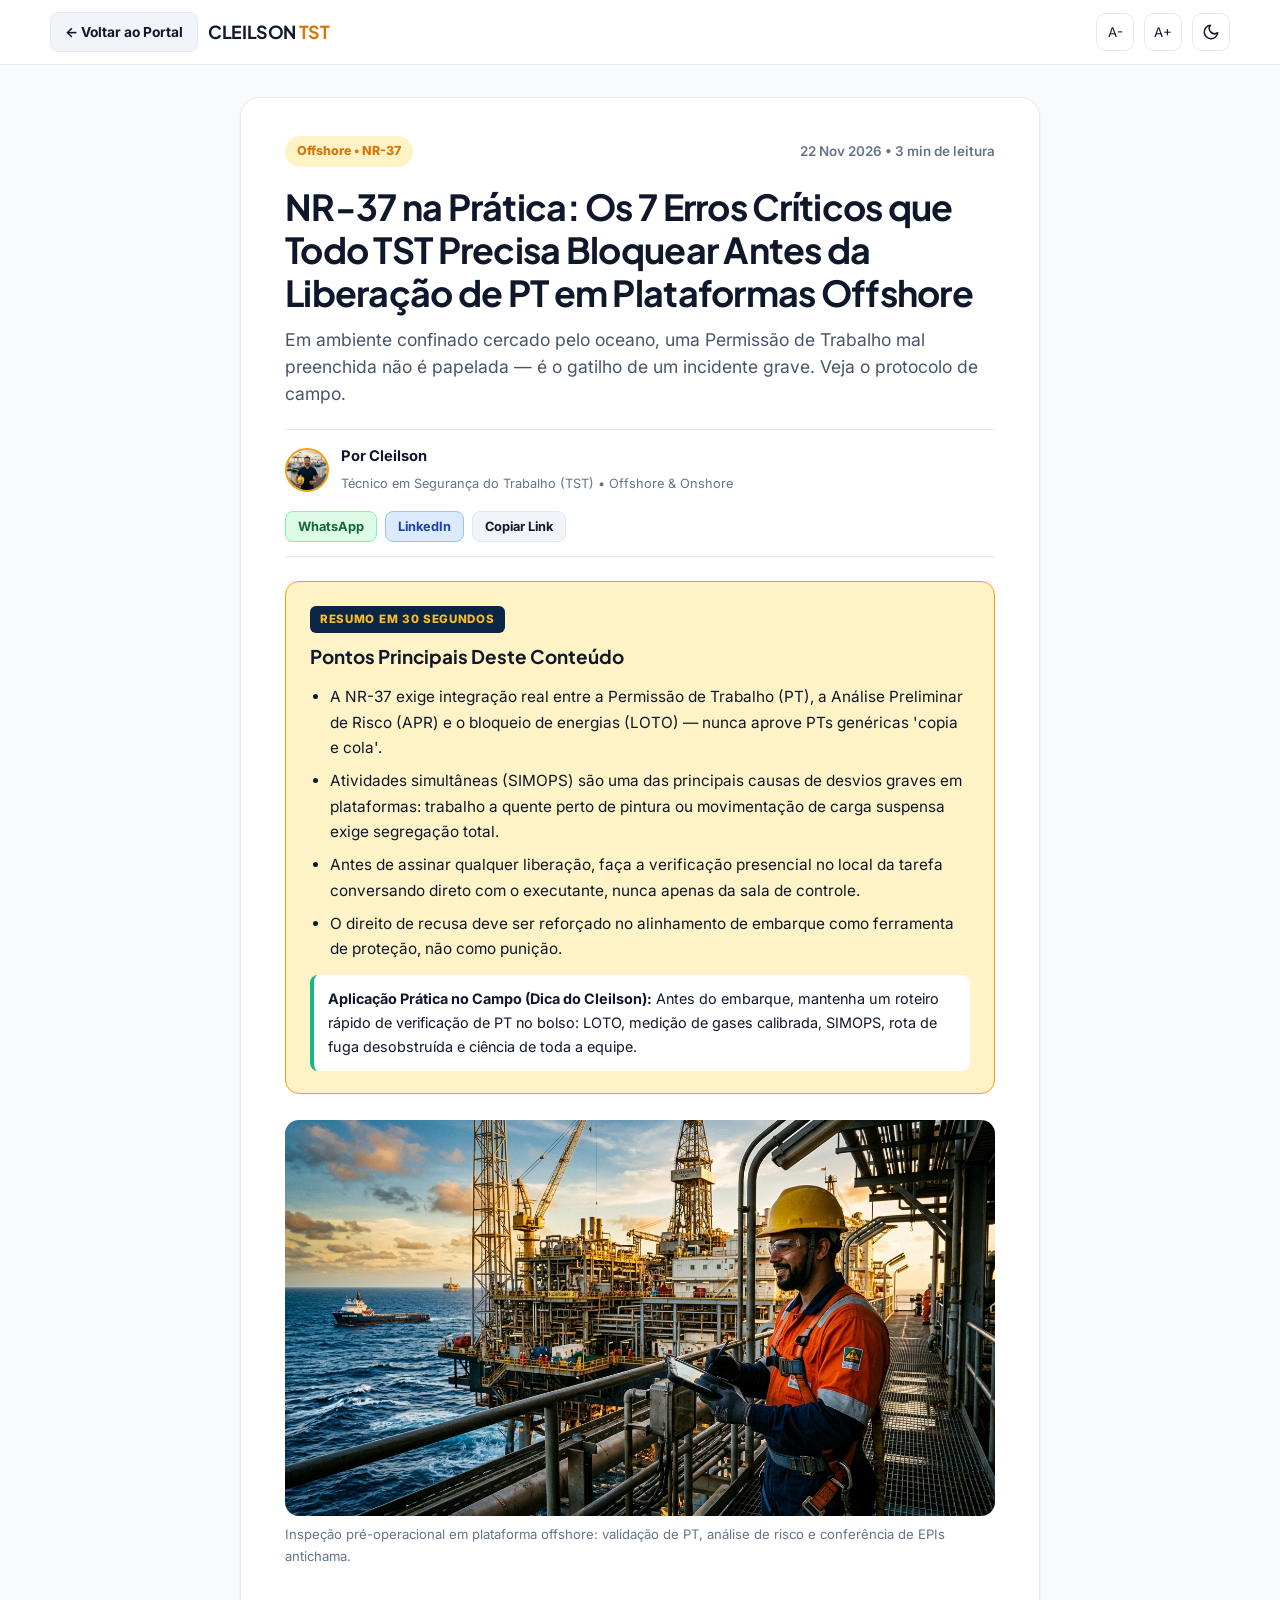
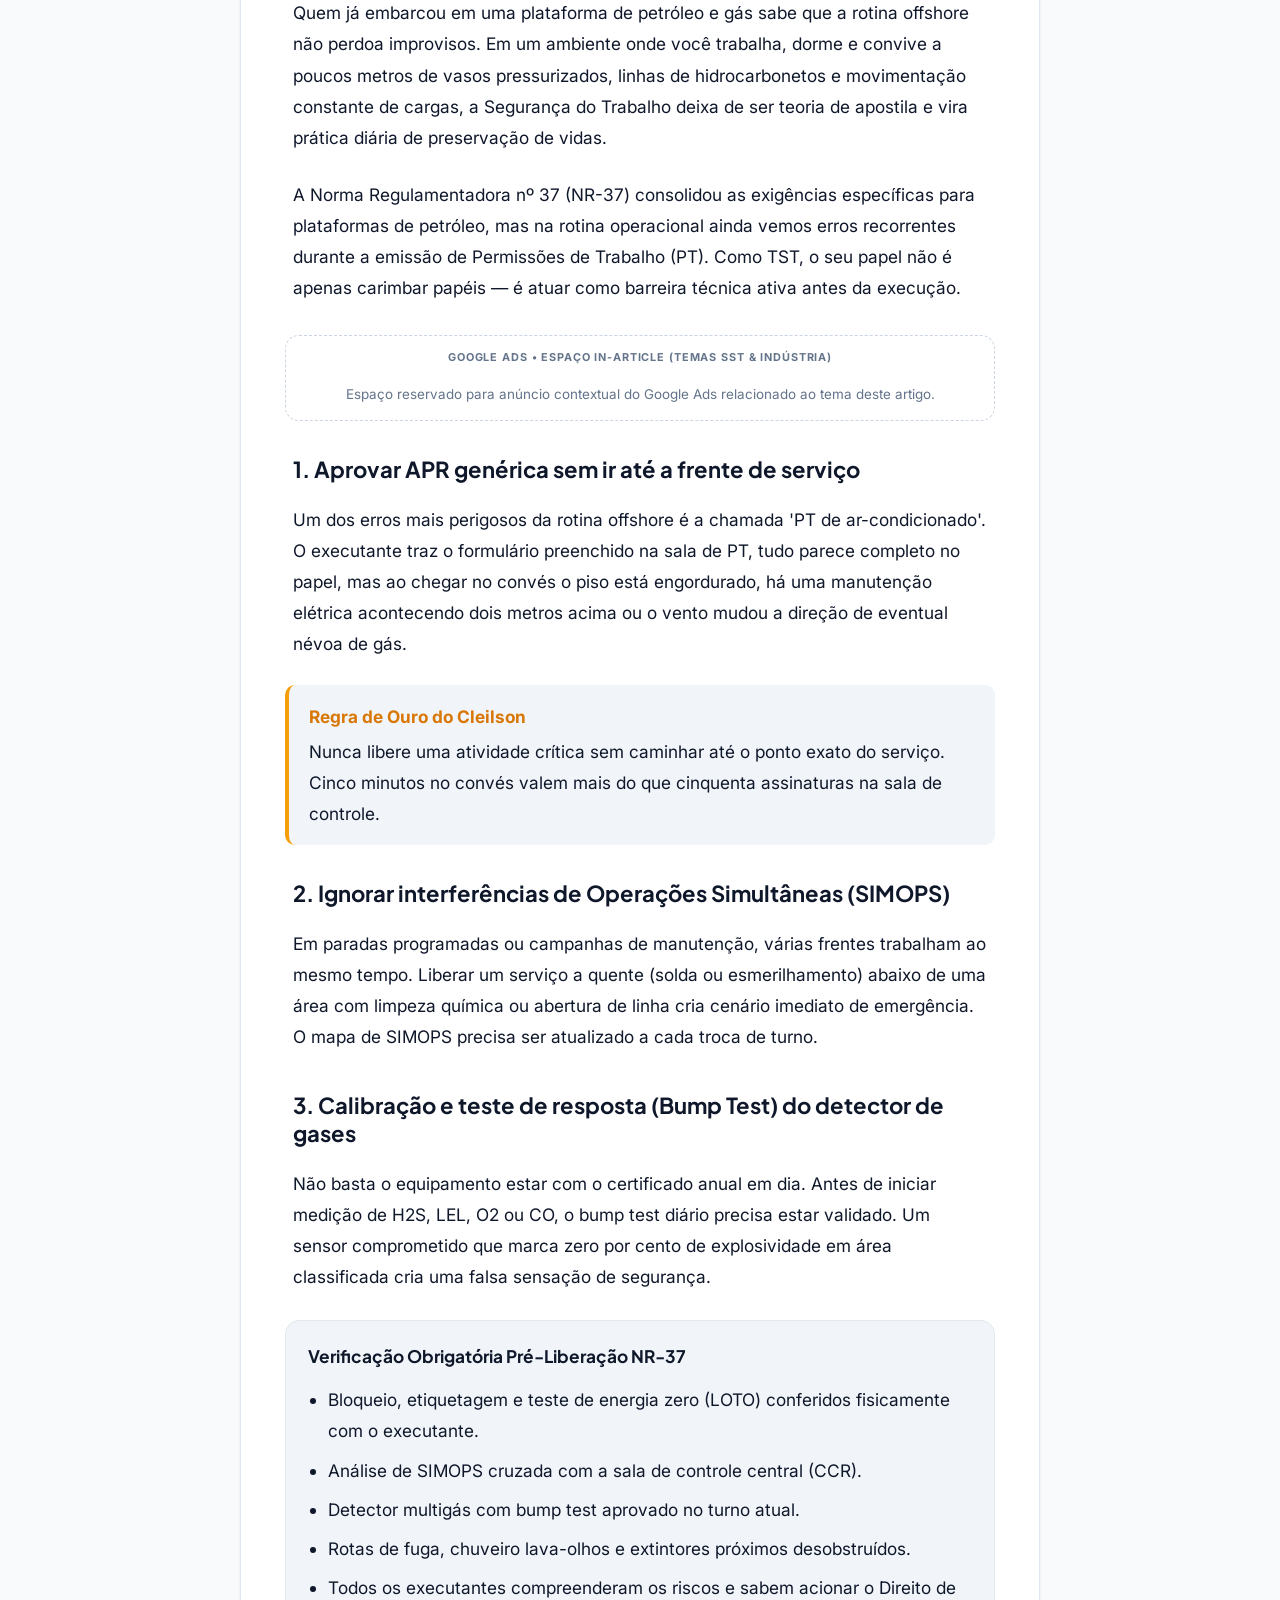
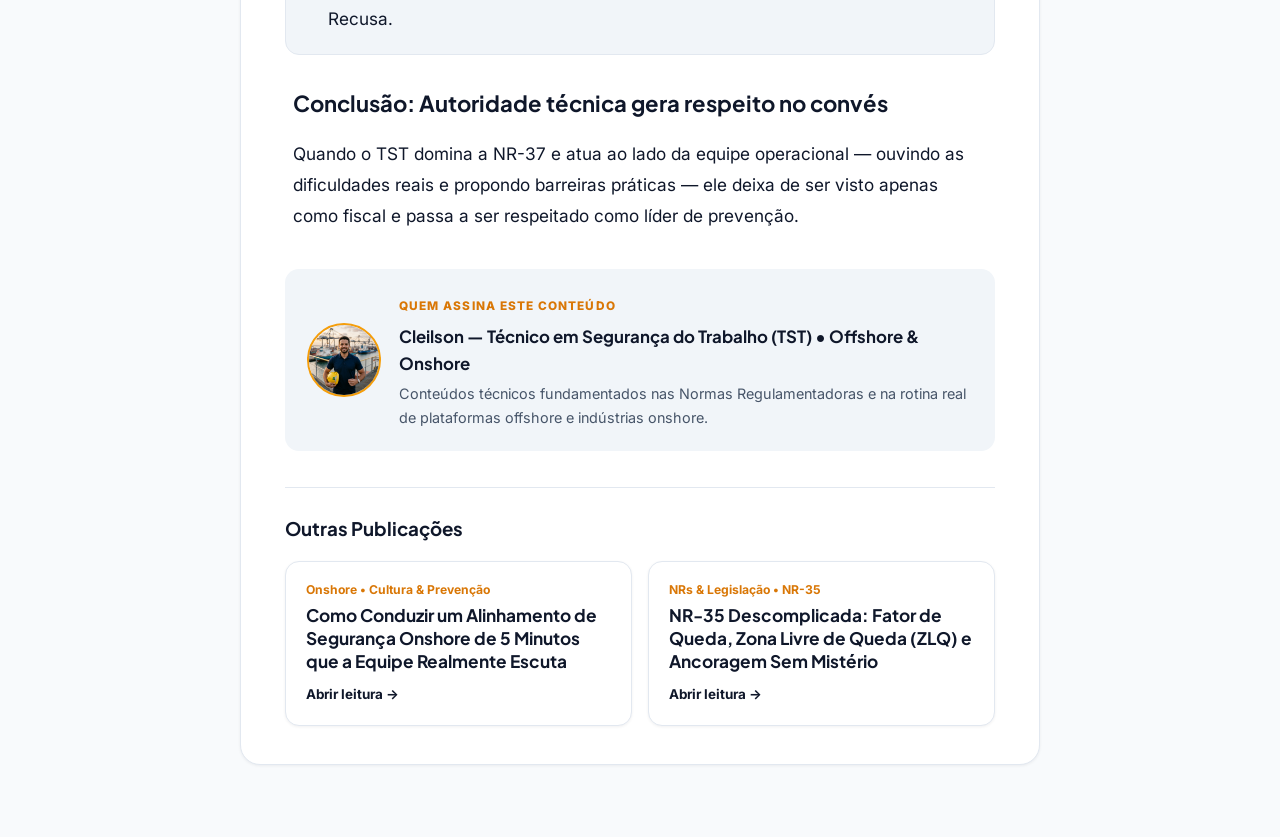
<file: artigo.html>
<!DOCTYPE html>
<html lang="pt-BR" data-theme="light">
<head>
  <meta charset="UTF-8" />
  <meta name="viewport" content="width=device-width, initial-scale=1.0" />
  <title>Leitura | Cleilson TST</title>
  <meta name="description" content="Leitura focada de Segurança do Trabalho (Offshore & Onshore) por Cleilson TST." />
  <link rel="preconnect" href="https://fonts.googleapis.com" />
  <link rel="preconnect" href="https://fonts.gstatic.com" crossorigin />
  <link href="https://fonts.googleapis.com/css2?family=Inter:wght@400;500;600;700&family=Plus+Jakarta+Sans:wght@600;700;800&display=swap" rel="stylesheet" />
  <link rel="stylesheet" href="styles/main.css" />
</head>
<body class="reader-standalone-body">
  <!-- Barra de Progresso de Leitura -->
  <div id="reading-progress" class="reading-progress" aria-hidden="true"></div>

  <!-- Cabeçalho Minimalista (Sem poluição visual) -->
  <header class="reader-header">
    <div class="container reader-header-inner">
      <div class="reader-left">
        <a href="index.html" class="back-btn">← Voltar ao Portal</a>
        <a href="index.html" class="brand brand-compact" aria-label="Cleilson TST">
          <span class="brand-text">
            <strong>CLEILSON <span class="brand-accent">TST</span></strong>
          </span>
        </a>
      </div>

      <div class="reader-tools">
        <div class="font-size-controls" aria-label="Ajustar tamanho da letra">
          <button type="button" id="font-dec" class="icon-btn" title="Diminuir letra">A-</button>
          <button type="button" id="font-inc" class="icon-btn" title="Aumentar letra">A+</button>
        </div>
        <button type="button" id="theme-toggle" class="icon-btn" title="Alternar modo claro/escuro" aria-label="Alternar tema">
          <svg class="icon-sun" width="18" height="18" viewBox="0 0 24 24" fill="none">
            <circle cx="12" cy="12" r="4" stroke="currentColor" stroke-width="2"/>
            <path d="M12 2V4M12 20V22M4.93 4.93L6.34 6.34M17.66 17.66L19.07 19.07M2 12H4M20 12H22M4.93 19.07L6.34 17.66M17.66 6.34L19.07 4.93" stroke="currentColor" stroke-width="2" stroke-linecap="round"/>
          </svg>
          <svg class="icon-moon" width="18" height="18" viewBox="0 0 24 24" fill="none">
            <path d="M21 12.8A9 9 0 1 1 11.2 3 7 7 0 0 0 21 12.8Z" stroke="currentColor" stroke-width="2" stroke-linejoin="round"/>
          </svg>
        </button>
      </div>
    </div>
  </header>

  <!-- Conteúdo Focado de Leitura (Coluna Única Limpa) -->
  <main class="reader-main">
    <div class="reader-container">
      <article id="standalone-article" class="article-main reader-card">
        <div class="article-topbar">
          <span id="art-category-badge" class="badge-cat"></span>
          <span id="art-date-read" class="reader-meta-pill"></span>
        </div>

        <h1 id="art-title" class="article-title"></h1>
        <p id="art-subtitle" class="article-subtitle"></p>

        <div class="article-meta-bar">
          <div class="art-author-inline">
            <img id="art-author-avatar-top" src="assets/images/author-cleilson.jpg" alt="Cleilson" />
            <div>
              <strong id="art-author-name-top">Por Cleilson</strong>
              <span id="art-author-role-top">Técnico em Segurança do Trabalho (TST) • Offshore &amp; Onshore</span>
            </div>
          </div>
          <div class="share-actions">
            <button type="button" id="share-whatsapp" class="share-btn share-wa">WhatsApp</button>
            <button type="button" id="share-linkedin" class="share-btn share-li">LinkedIn</button>
            <button type="button" id="share-copy" class="share-btn">Copiar Link</button>
          </div>
        </div>

        <!-- Caixa de Resumo em 30 Segundos -->
        <section class="summary-box" id="article-summary-box" aria-label="Resumo executivo do texto">
          <div class="summary-title">
            <span class="summary-pill">RESUMO EM 30 SEGUNDOS</span>
            <h2>Pontos Principais Deste Conteúdo</h2>
          </div>
          <ul id="art-summary-list" class="summary-list"></ul>
          <div id="art-practical-tip" class="practical-tip-box"></div>
        </section>

        <!-- Imagem Principal -->
        <figure class="article-hero-figure">
          <img id="art-image" src="" alt="" />
          <figcaption id="art-image-caption"></figcaption>
        </figure>

        <!-- Corpo Limpo do Artigo -->
        <div id="art-body" class="article-body"></div>

        <!-- Assinatura do Autor -->
        <div class="article-author-box">
          <img id="art-author-avatar-bottom" src="assets/images/author-cleilson.jpg" alt="Cleilson TST" />
          <div>
            <span class="eyebrow">QUEM ASSINA ESTE CONTEÚDO</span>
            <h3 id="art-author-name-bottom">Cleilson — Técnico em Segurança do Trabalho (TST)</h3>
            <p id="art-author-bio-bottom">Conteúdo técnico independente focado em prevenção prática em ambientes Offshore e Onshore.</p>
          </div>
        </div>

        <!-- Relacionados -->
        <section class="related-section">
          <h3>Outras Publicações</h3>
          <div id="related-grid" class="related-grid"></div>
        </section>
      </article>

      <div id="article-not-found" class="article-main reader-card" hidden style="text-align:center; padding:48px 24px;">
        <h2>Publicação não encontrada</h2>
        <p style="color:var(--text-secondary)">O texto solicitado pode ter sido removido ou movido.</p>
        <a href="index.html" class="btn btn-primary" style="margin-top:12px">Voltar para o Portal</a>
      </div>
    </div>
  </main>

  <div id="toast" class="toast" role="status" aria-live="polite" hidden></div>

  <script type="module" src="scripts/article.js"></script>
</body>
</html>
</file>
<file: styles/main.css>
/* ==========================================================================
   CLEILSON TST — Design System Editorial de Alta Conversão
   Segurança do Trabalho • Offshore & Onshore
   ========================================================================== */

:root {
  --bg: #f8fafc;
  --surface: #ffffff;
  --surface-alt: #f1f5f9;
  --border: #e2e8f0;
  --border-strong: #cbd5e1;

  --navy: #0b2545;
  --navy-light: #133c55;
  --amber: #f59e0b;
  --amber-dark: #d97706;
  --amber-soft: #fef3c7;
  --emerald: #10b981;
  --emerald-soft: #d1fae5;

  --text: #0f172a;
  --text-secondary: #475569;
  --text-muted: #64748b;

  --radius-sm: 8px;
  --radius-md: 14px;
  --radius-lg: 20px;

  --shadow-sm: 0 1px 3px rgba(15, 23, 42, 0.06);
  --shadow-md: 0 10px 28px rgba(11, 37, 69, 0.08);
  --shadow-lg: 0 20px 45px rgba(11, 37, 69, 0.14);

  --font-heading: "Plus Jakarta Sans", -apple-system, BlinkMacSystemFont, sans-serif;
  --font-body: "Inter", -apple-system, BlinkMacSystemFont, sans-serif;

  --container: 1220px;
}

[data-theme="dark"] {
  --bg: #07111f;
  --surface: #0d1b2e;
  --surface-alt: #13253e;
  --border: #1e3452;
  --border-strong: #2d4a70;

  --text: #f1f5f9;
  --text-secondary: #cbd5e1;
  --text-muted: #94a3b8;
  --amber-soft: rgba(245, 158, 11, 0.16);
  --emerald-soft: rgba(16, 185, 129, 0.16);

  --shadow-sm: 0 1px 3px rgba(0, 0, 0, 0.3);
  --shadow-md: 0 10px 28px rgba(0, 0, 0, 0.35);
  --shadow-lg: 0 20px 45px rgba(0, 0, 0, 0.45);
}

*, *::before, *::after {
  box-sizing: border-box;
}

html {
  scroll-behavior: smooth;
}

body {
  margin: 0;
  font-family: var(--font-body);
  background: var(--bg);
  color: var(--text);
  line-height: 1.65;
  -webkit-font-smoothing: antialiased;
}

img {
  max-width: 100%;
  display: block;
}

a {
  color: inherit;
  text-decoration: none;
}

button, input, select, textarea {
  font-family: inherit;
}

.sr-only {
  position: absolute;
  width: 1px;
  height: 1px;
  overflow: hidden;
  clip: rect(0, 0, 0, 0);
}

.container {
  width: 100%;
  max-width: var(--container);
  margin: 0 auto;
  padding: 0 20px;
}

/* Barra de Progresso de Leitura */
.reading-progress {
  position: fixed;
  top: 0;
  left: 0;
  height: 3.5px;
  width: 0%;
  background: linear-gradient(90deg, var(--amber), #fbbf24, var(--emerald));
  z-index: 1200;
  transition: width 0.1s linear;
}

/* Top Bar */
.top-bar {
  background: var(--navy);
  color: #e2e8f0;
  font-size: 0.8rem;
  border-bottom: 1px solid rgba(255, 255, 255, 0.08);
}

.top-bar-inner {
  display: flex;
  align-items: center;
  justify-content: space-between;
  gap: 12px;
  padding: 8px 20px;
  flex-wrap: wrap;
}

.top-bar-ticker {
  display: flex;
  align-items: center;
  gap: 8px;
}

.pulse-dot {
  width: 8px;
  height: 8px;
  border-radius: 50%;
  background: var(--amber);
  box-shadow: 0 0 0 0 rgba(245, 158, 11, 0.7);
  animation: pulseDot 2s infinite;
  flex-shrink: 0;
}

@keyframes pulseDot {
  0% { box-shadow: 0 0 0 0 rgba(245, 158, 11, 0.7); }
  70% { box-shadow: 0 0 0 8px rgba(245, 158, 11, 0); }
  100% { box-shadow: 0 0 0 0 rgba(245, 158, 11, 0); }
}

.top-bar-actions {
  display: flex;
  align-items: center;
  gap: 10px;
}

.top-link, .top-link-btn {
  color: #fbbf24;
  font-weight: 600;
  background: none;
  border: none;
  padding: 0;
  cursor: pointer;
  font-size: 0.8rem;
}

.top-link:hover, .top-link-btn:hover {
  text-decoration: underline;
}

/* Header */
.site-header {
  position: sticky;
  top: 0;
  z-index: 900;
  background: rgba(255, 255, 255, 0.92);
  backdrop-filter: blur(12px);
  border-bottom: 1px solid var(--border);
}

[data-theme="dark"] .site-header {
  background: rgba(13, 27, 46, 0.92);
}

.header-inner {
  display: flex;
  align-items: center;
  justify-content: space-between;
  gap: 16px;
  min-height: 72px;
}

.brand {
  display: flex;
  align-items: center;
  gap: 10px;
  flex-shrink: 0;
}

.brand-icon {
  width: 42px;
  height: 42px;
  border-radius: 12px;
  background: var(--navy);
  color: #ffffff;
  display: grid;
  place-items: center;
}

.brand-text {
  display: flex;
  flex-direction: column;
  line-height: 1.1;
}

.brand-text strong {
  font-family: var(--font-heading);
  font-size: 1.12rem;
  letter-spacing: -0.02em;
  color: var(--text);
}

.brand-accent {
  color: var(--amber-dark);
}

[data-theme="dark"] .brand-accent {
  color: var(--amber);
}

.brand-text small {
  font-size: 0.72rem;
  color: var(--text-muted);
  font-weight: 500;
}

.main-nav {
  display: flex;
  align-items: center;
  gap: 6px;
}

.nav-link {
  padding: 8px 12px;
  border-radius: var(--radius-sm);
  font-size: 0.9rem;
  font-weight: 600;
  color: var(--text-secondary);
  transition: background 0.18s, color 0.18s;
}

.nav-link:hover, .nav-link.active {
  background: var(--surface-alt);
  color: var(--text);
}

.header-tools {
  display: flex;
  align-items: center;
  gap: 10px;
}

.search-box {
  position: relative;
  display: flex;
  align-items: center;
}

.search-icon {
  position: absolute;
  left: 11px;
  color: var(--text-muted);
  pointer-events: none;
}

.search-box input {
  width: 195px;
  padding: 8px 12px 8px 34px;
  border-radius: 999px;
  border: 1px solid var(--border);
  background: var(--surface-alt);
  color: var(--text);
  font-size: 0.85rem;
  transition: width 0.2s, border-color 0.2s;
}

.search-box input:focus {
  outline: none;
  width: 235px;
  border-color: var(--amber);
  background: var(--surface);
}

.icon-btn {
  width: 38px;
  height: 38px;
  border-radius: 10px;
  border: 1px solid var(--border);
  background: var(--surface);
  color: var(--text);
  display: grid;
  place-items: center;
  cursor: pointer;
  transition: background 0.18s, border-color 0.18s;
}

.icon-btn:hover {
  background: var(--surface-alt);
  border-color: var(--border-strong);
}

[data-theme="light"] .icon-sun { display: none; }
[data-theme="dark"] .icon-moon { display: none; }

.mobile-only {
  display: none;
}

/* Botões */
.btn {
  display: inline-flex;
  align-items: center;
  justify-content: center;
  gap: 8px;
  padding: 11px 20px;
  border-radius: 10px;
  font-weight: 700;
  font-size: 0.92rem;
  border: 1px solid transparent;
  cursor: pointer;
  transition: transform 0.15s, background 0.18s, box-shadow 0.18s;
  white-space: nowrap;
}

.btn:hover {
  transform: translateY(-1px);
}

.btn-sm {
  padding: 8px 14px;
  font-size: 0.84rem;
}

.btn-full {
  width: 100%;
}

.btn-primary {
  background: var(--amber);
  color: #0b1628;
  box-shadow: 0 4px 14px rgba(245, 158, 11, 0.28);
}

.btn-primary:hover {
  background: #fbbf24;
}

.btn-dark {
  background: var(--navy);
  color: #ffffff;
}

.btn-dark:hover {
  background: var(--navy-light);
}

.btn-outline-amber {
  background: transparent;
  border-color: var(--amber);
  color: var(--amber-dark);
}

[data-theme="dark"] .btn-outline-amber {
  color: var(--amber);
}

.btn-outline-amber:hover {
  background: var(--amber-soft);
}

.btn-outline-dark {
  background: transparent;
  border-color: var(--border-strong);
  color: var(--text);
}

.btn-outline-dark:hover {
  background: var(--surface-alt);
}

.btn-outline-light {
  background: transparent;
  border-color: rgba(255, 255, 255, 0.35);
  color: #ffffff;
}

.btn-outline-light:hover {
  background: rgba(255, 255, 255, 0.1);
}

/* ==========================================================================
   SLOTS DE PUBLICIDADE (MONETIZAÇÃO ADSENSE / PATROCINADOR)
   ========================================================================== */
.ad-leaderboard-wrapper {
  padding: 16px 0 4px;
}

.ad-slot {
  background: var(--surface);
  border: 1.5px dashed var(--border-strong);
  border-radius: var(--radius-md);
  padding: 12px 18px;
  position: relative;
}

.ad-badge {
  font-size: 0.68rem;
  font-weight: 700;
  letter-spacing: 0.08em;
  color: var(--text-muted);
  margin-bottom: 6px;
}

.ad-slot-content {
  display: flex;
  align-items: center;
  justify-content: space-between;
  gap: 16px;
  flex-wrap: wrap;
}

.ad-promo-text {
  display: flex;
  flex-direction: column;
  gap: 2px;
}

.ad-promo-text strong {
  font-size: 0.94rem;
  color: var(--text);
}

.ad-promo-text span {
  font-size: 0.82rem;
  color: var(--text-muted);
}

.ad-rectangle {
  padding: 16px;
}

.ad-rect-body {
  background: var(--surface-alt);
  border-radius: var(--radius-sm);
  padding: 18px;
  text-align: center;
}

.ad-rect-tag {
  display: inline-block;
  font-size: 0.7rem;
  font-weight: 800;
  color: var(--amber-dark);
  background: var(--amber-soft);
  padding: 3px 8px;
  border-radius: 999px;
  margin-bottom: 10px;
}

.ad-rect-body h4 {
  font-family: var(--font-heading);
  font-size: 1.02rem;
  margin: 0 0 8px;
  line-height: 1.3;
}

.ad-rect-body p {
  font-size: 0.84rem;
  color: var(--text-secondary);
  margin: 0 0 14px;
}

.ad-infeed {
  grid-column: 1 / -1;
  background: linear-gradient(135deg, var(--navy) 0%, var(--navy-light) 100%);
  color: #ffffff;
  border: none;
  border-radius: var(--radius-md);
  padding: 22px 24px;
  display: flex;
  align-items: center;
  justify-content: space-between;
  gap: 18px;
  flex-wrap: wrap;
}

.ad-infeed .ad-badge {
  color: #fbbf24;
  margin-bottom: 4px;
}

.ad-infeed h4 {
  font-family: var(--font-heading);
  margin: 0 0 4px;
  font-size: 1.1rem;
}

.ad-infeed p {
  margin: 0;
  font-size: 0.88rem;
  color: #cbd5e1;
}

.ad-in-article {
  margin: 28px 0;
  background: var(--surface-alt);
  border: 1.5px dashed var(--border-strong);
  border-radius: var(--radius-md);
  padding: 18px 20px;
}

/* ==========================================================================
   HERO EDITORIAL EM DESTAQUE
   ========================================================================== */
.hero-section {
  padding: 20px 0 24px;
}

.hero-card {
  display: grid;
  grid-template-columns: 1.15fr 1fr;
  background: var(--surface);
  border: 1px solid var(--border);
  border-radius: var(--radius-lg);
  overflow: hidden;
  box-shadow: var(--shadow-md);
}

.hero-media {
  position: relative;
  min-height: 380px;
  background: var(--navy);
  overflow: hidden;
}

.hero-media img {
  width: 100%;
  height: 100%;
  object-fit: cover;
  transition: transform 0.5s ease;
}

.hero-card:hover .hero-media img {
  transform: scale(1.03);
}

.hero-media-badges {
  position: absolute;
  top: 18px;
  left: 18px;
  display: flex;
  gap: 8px;
  flex-wrap: wrap;
}

.badge-amber {
  background: var(--amber);
  color: #0b1628;
  font-size: 0.75rem;
  font-weight: 800;
  padding: 5px 11px;
  border-radius: 999px;
  text-transform: uppercase;
  letter-spacing: 0.04em;
}

.badge-dark {
  background: rgba(11, 37, 69, 0.85);
  color: #ffffff;
  font-size: 0.75rem;
  font-weight: 700;
  padding: 5px 11px;
  border-radius: 999px;
  backdrop-filter: blur(6px);
}

.hero-content {
  padding: 34px 36px;
  display: flex;
  flex-direction: column;
  justify-content: center;
}

.hero-meta {
  display: flex;
  align-items: center;
  gap: 10px;
  font-size: 0.83rem;
  color: var(--text-muted);
  margin-bottom: 12px;
  flex-wrap: wrap;
}

.hero-content h1 {
  font-family: var(--font-heading);
  font-size: clamp(1.5rem, 2.3vw, 2.05rem);
  line-height: 1.22;
  letter-spacing: -0.02em;
  margin: 0 0 14px;
  cursor: pointer;
}

.hero-content h1:hover {
  color: var(--amber-dark);
}

.hero-content p {
  margin: 0 0 22px;
  color: var(--text-secondary);
  font-size: 0.98rem;
}

.hero-actions {
  display: flex;
  flex-wrap: wrap;
  gap: 10px;
}

/* Faixa Patrocinador Oficial */
.sponsor-strip-section {
  padding-bottom: 28px;
}

.sponsor-strip {
  background: var(--surface);
  border: 1px solid var(--border);
  border-left: 5px solid var(--amber);
  border-radius: var(--radius-md);
  padding: 16px 22px;
  display: flex;
  align-items: center;
  justify-content: space-between;
  gap: 18px;
  flex-wrap: wrap;
  box-shadow: var(--shadow-sm);
}

.sponsor-meta {
  display: flex;
  align-items: center;
  gap: 10px;
}

.sponsor-tag {
  font-size: 0.68rem;
  font-weight: 800;
  letter-spacing: 0.08em;
  background: var(--amber-soft);
  color: var(--amber-dark);
  padding: 4px 8px;
  border-radius: 6px;
}

.sponsor-text {
  margin: 0;
  font-size: 0.9rem;
  color: var(--text-secondary);
  flex: 1;
  min-width: 240px;
}

/* ==========================================================================
   LAYOUT PRINCIPAL DO PORTAL (FEED + SIDEBAR)
   ========================================================================== */
.portal-layout-section {
  padding: 12px 0 56px;
}

.portal-grid {
  display: grid;
  grid-template-columns: minmax(0, 1fr) 330px;
  gap: 32px;
  align-items: start;
}

.eyebrow {
  display: inline-block;
  font-size: 0.74rem;
  font-weight: 800;
  letter-spacing: 0.09em;
  color: var(--amber-dark);
  text-transform: uppercase;
  margin-bottom: 6px;
}

[data-theme="dark"] .eyebrow {
  color: var(--amber);
}

.section-header-bar {
  display: flex;
  align-items: flex-end;
  justify-content: space-between;
  gap: 16px;
  flex-wrap: wrap;
  margin-bottom: 18px;
}

.section-header-bar h2 {
  font-family: var(--font-heading);
  font-size: 1.55rem;
  margin: 0;
  letter-spacing: -0.02em;
}

.section-sub {
  margin: 0;
  color: var(--text-muted);
  font-size: 0.92rem;
}

.format-pills {
  display: flex;
  gap: 6px;
  background: var(--surface-alt);
  padding: 4px;
  border-radius: 10px;
  border: 1px solid var(--border);
}

.format-pill {
  border: none;
  background: transparent;
  color: var(--text-secondary);
  font-weight: 600;
  font-size: 0.82rem;
  padding: 6px 12px;
  border-radius: 7px;
  cursor: pointer;
}

.format-pill.active {
  background: var(--surface);
  color: var(--text);
  box-shadow: var(--shadow-sm);
}

.category-tabs {
  display: flex;
  gap: 8px;
  flex-wrap: wrap;
  margin-bottom: 22px;
}

.cat-tab {
  border: 1px solid var(--border);
  background: var(--surface);
  color: var(--text-secondary);
  font-weight: 600;
  font-size: 0.85rem;
  padding: 8px 14px;
  border-radius: 999px;
  cursor: pointer;
  transition: all 0.18s;
}

.cat-tab:hover {
  border-color: var(--amber);
  color: var(--text);
}

.cat-tab.active {
  background: var(--navy);
  border-color: var(--navy);
  color: #ffffff;
}

.feed-status {
  margin-bottom: 16px;
  padding: 10px 14px;
  border-radius: var(--radius-sm);
  background: var(--amber-soft);
  color: var(--text);
  font-size: 0.88rem;
  font-weight: 600;
}

/* Grid de Posts */
.posts-grid {
  display: grid;
  grid-template-columns: repeat(2, minmax(0, 1fr));
  gap: 22px;
}

.post-card {
  background: var(--surface);
  border: 1px solid var(--border);
  border-radius: var(--radius-md);
  overflow: hidden;
  display: flex;
  flex-direction: column;
  box-shadow: var(--shadow-sm);
  transition: transform 0.2s, box-shadow 0.2s;
}

.post-card:hover {
  transform: translateY(-3px);
  box-shadow: var(--shadow-md);
}

.post-card-media {
  position: relative;
  aspect-ratio: 16 / 9;
  overflow: hidden;
  background: var(--navy);
  cursor: pointer;
}

.post-card-media img {
  width: 100%;
  height: 100%;
  object-fit: cover;
  transition: transform 0.4s;
}

.post-card:hover .post-card-media img {
  transform: scale(1.04);
}

.card-type-pill {
  position: absolute;
  top: 12px;
  left: 12px;
  background: rgba(11, 37, 69, 0.88);
  color: #ffffff;
  font-size: 0.72rem;
  font-weight: 700;
  padding: 4px 10px;
  border-radius: 999px;
}

.card-audio-pill {
  position: absolute;
  bottom: 10px;
  right: 10px;
  background: var(--amber);
  color: #0b1628;
  font-size: 0.72rem;
  font-weight: 800;
  padding: 4px 9px;
  border-radius: 999px;
}

.post-card-body {
  padding: 18px 20px 20px;
  display: flex;
  flex-direction: column;
  flex: 1;
}

.post-card-meta {
  display: flex;
  align-items: center;
  justify-content: space-between;
  font-size: 0.78rem;
  color: var(--text-muted);
  margin-bottom: 8px;
}

.post-card-cat {
  color: var(--amber-dark);
  font-weight: 700;
}

[data-theme="dark"] .post-card-cat {
  color: var(--amber);
}

.post-card-title {
  font-family: var(--font-heading);
  font-size: 1.08rem;
  line-height: 1.32;
  margin: 0 0 10px;
  cursor: pointer;
}

.post-card-title:hover {
  color: var(--amber-dark);
}

.post-card-excerpt {
  font-size: 0.88rem;
  color: var(--text-secondary);
  margin: 0 0 16px;
  flex: 1;
}

.post-card-footer {
  display: flex;
  align-items: center;
  justify-content: space-between;
  gap: 8px;
  padding-top: 12px;
  border-top: 1px solid var(--border);
}

.card-action-link {
  background: none;
  border: none;
  padding: 0;
  color: var(--text);
  font-weight: 700;
  font-size: 0.84rem;
  cursor: pointer;
}

.card-action-link:hover {
  color: var(--amber-dark);
}

.card-listen-btn {
  background: var(--surface-alt);
  border: 1px solid var(--border);
  color: var(--text);
  border-radius: 8px;
  padding: 5px 10px;
  font-size: 0.78rem;
  font-weight: 700;
  cursor: pointer;
}

.card-listen-btn:hover {
  border-color: var(--amber);
  background: var(--amber-soft);
}

/* ==========================================================================
   SIDEBAR STICKY
   ========================================================================== */
.portal-sidebar, .article-sidebar {
  display: flex;
  flex-direction: column;
  gap: 20px;
  position: sticky;
  top: 90px;
}

.sidebar-card {
  background: var(--surface);
  border: 1px solid var(--border);
  border-radius: var(--radius-md);
  padding: 20px;
  box-shadow: var(--shadow-sm);
}

.author-mini-header {
  display: flex;
  align-items: center;
  gap: 12px;
  margin-bottom: 12px;
}

.author-avatar {
  width: 60px;
  height: 60px;
  border-radius: 50%;
  object-fit: cover;
  border: 2.5px solid var(--amber);
}

.verified-badge {
  display: inline-block;
  font-size: 0.68rem;
  font-weight: 800;
  color: #065f46;
  background: var(--emerald-soft);
  padding: 2px 8px;
  border-radius: 999px;
  margin-bottom: 2px;
}

[data-theme="dark"] .verified-badge {
  color: #34d399;
}

.author-mini-header h3 {
  font-family: var(--font-heading);
  margin: 0;
  font-size: 1.05rem;
}

.author-mini-header p {
  margin: 0;
  font-size: 0.8rem;
  color: var(--text-muted);
}

.author-mini-bio {
  font-size: 0.87rem;
  color: var(--text-secondary);
  margin: 0 0 14px;
}

.newsletter-card {
  background: linear-gradient(160deg, var(--navy) 0%, var(--navy-light) 100%);
  color: #ffffff;
  border: none;
}

.newsletter-card h3 {
  font-family: var(--font-heading);
  margin: 10px 0 8px;
  font-size: 1.15rem;
  line-height: 1.28;
}

.newsletter-card p {
  margin: 0 0 14px;
  font-size: 0.87rem;
  color: #cbd5e1;
}

.pill-amber {
  display: inline-block;
  font-size: 0.7rem;
  font-weight: 800;
  background: rgba(245, 158, 11, 0.2);
  color: #fbbf24;
  padding: 4px 10px;
  border-radius: 999px;
  letter-spacing: 0.06em;
}

.newsletter-form {
  display: flex;
  flex-direction: column;
  gap: 10px;
}

.newsletter-form input {
  padding: 11px 13px;
  border-radius: 9px;
  border: 1px solid rgba(255, 255, 255, 0.2);
  background: rgba(255, 255, 255, 0.08);
  color: #ffffff;
  font-size: 0.9rem;
}

.newsletter-form input::placeholder {
  color: #94a3b8;
}

.form-note {
  display: block;
  margin-top: 10px;
  font-size: 0.76rem;
  color: #94a3b8;
  text-align: center;
}

.sidebar-title {
  font-family: var(--font-heading);
  font-size: 1.02rem;
  margin: 0 0 14px;
  padding-bottom: 10px;
  border-bottom: 1px solid var(--border);
}

.trending-list {
  list-style: none;
  margin: 0;
  padding: 0;
  display: flex;
  flex-direction: column;
  gap: 12px;
}

.trending-item {
  display: flex;
  gap: 12px;
  align-items: flex-start;
  cursor: pointer;
}

.trending-num {
  font-family: var(--font-heading);
  font-size: 1.2rem;
  font-weight: 800;
  color: var(--amber);
  line-height: 1;
  min-width: 22px;
}

.trending-item h4 {
  margin: 0 0 3px;
  font-size: 0.88rem;
  line-height: 1.35;
}

.trending-item:hover h4 {
  color: var(--amber-dark);
}

.trending-item small {
  font-size: 0.76rem;
  color: var(--text-muted);
}

/* ==========================================================================
   SEÇÃO VÍDEOS CURTOS (SHORTS / REELS)
   ========================================================================== */
.shorts-section {
  padding: 56px 0;
  background: var(--navy);
  color: #ffffff;
}

.shorts-section .section-sub {
  color: #cbd5e1;
}

.shorts-grid {
  display: grid;
  grid-template-columns: repeat(3, minmax(0, 1fr));
  gap: 22px;
}

.short-card {
  position: relative;
  border-radius: var(--radius-md);
  overflow: hidden;
  aspect-ratio: 9 / 12;
  background: #07111f;
  cursor: pointer;
  border: 1px solid rgba(255, 255, 255, 0.12);
  display: flex;
  flex-direction: column;
  justify-content: flex-end;
}

.short-card img {
  position: absolute;
  inset: 0;
  width: 100%;
  height: 100%;
  object-fit: cover;
  opacity: 0.72;
  transition: transform 0.4s, opacity 0.3s;
}

.short-card:hover img {
  transform: scale(1.05);
  opacity: 0.88;
}

.short-overlay {
  position: relative;
  z-index: 2;
  padding: 20px;
  background: linear-gradient(180deg, transparent 0%, rgba(7, 17, 31, 0.92) 65%);
}

.short-play-icon {
  width: 52px;
  height: 52px;
  border-radius: 50%;
  background: var(--amber);
  color: #0b1628;
  display: grid;
  place-items: center;
  font-size: 1.2rem;
  font-weight: 800;
  margin-bottom: 14px;
  box-shadow: 0 8px 20px rgba(245, 158, 11, 0.4);
}

.short-duration {
  display: inline-block;
  font-size: 0.74rem;
  font-weight: 800;
  background: rgba(255, 255, 255, 0.16);
  padding: 3px 9px;
  border-radius: 999px;
  margin-bottom: 8px;
}

.short-overlay h3 {
  font-family: var(--font-heading);
  font-size: 1.05rem;
  line-height: 1.3;
  margin: 0 0 6px;
}

.short-overlay p {
  margin: 0;
  font-size: 0.84rem;
  color: #cbd5e1;
}

/* ==========================================================================
   SEÇÃO INFOGRÁFICOS & IMAGENS
   ========================================================================== */
.infographics-section {
  padding: 56px 0;
}

.infographics-grid {
  display: grid;
  grid-template-columns: repeat(2, minmax(0, 1fr));
  gap: 24px;
}

.info-card {
  display: grid;
  grid-template-columns: 200px 1fr;
  background: var(--surface);
  border: 1px solid var(--border);
  border-radius: var(--radius-md);
  overflow: hidden;
  box-shadow: var(--shadow-sm);
  cursor: pointer;
  transition: transform 0.2s, box-shadow 0.2s;
}

.info-card:hover {
  transform: translateY(-2px);
  box-shadow: var(--shadow-md);
}

.info-card img {
  width: 100%;
  height: 100%;
  object-fit: cover;
}

.info-card-body {
  padding: 20px;
  display: flex;
  flex-direction: column;
  justify-content: center;
}

.info-card-body h3 {
  font-family: var(--font-heading);
  font-size: 1.06rem;
  margin: 6px 0 8px;
  line-height: 1.3;
}

.info-card-body p {
  font-size: 0.87rem;
  color: var(--text-secondary);
  margin: 0 0 12px;
}

/* ==========================================================================
   SEÇÃO AUTORIDADE CLEILSON + MONETIZAÇÃO / ANUNCIE
   ========================================================================== */
.about-author-section {
  padding: 64px 0;
  background: linear-gradient(135deg, #07172b 0%, var(--navy) 100%);
  color: #ffffff;
}

.about-grid {
  display: grid;
  grid-template-columns: 320px 1fr;
  gap: 44px;
  align-items: center;
}

.about-photo-frame {
  position: relative;
  border-radius: var(--radius-lg);
  overflow: hidden;
  border: 3px solid rgba(245, 158, 11, 0.5);
  box-shadow: var(--shadow-lg);
}

.about-photo-frame img {
  width: 100%;
  aspect-ratio: 1 / 1;
  object-fit: cover;
}

.about-badge-float {
  position: absolute;
  bottom: 14px;
  left: 14px;
  right: 14px;
  background: rgba(7, 17, 31, 0.88);
  backdrop-filter: blur(8px);
  padding: 10px 14px;
  border-radius: 10px;
  display: flex;
  flex-direction: column;
}

.about-badge-float strong {
  color: var(--amber);
  font-size: 0.95rem;
}

.about-badge-float span {
  font-size: 0.78rem;
  color: #cbd5e1;
}

.about-content-col h2 {
  font-family: var(--font-heading);
  font-size: clamp(1.6rem, 2.5vw, 2.2rem);
  margin: 0 0 14px;
  line-height: 1.22;
}

.about-lead {
  font-size: 1.02rem;
  color: #cbd5e1;
  margin: 0 0 24px;
}

.about-stats-grid {
  display: grid;
  grid-template-columns: repeat(3, minmax(0, 1fr));
  gap: 16px;
  margin-bottom: 26px;
}

.stat-card {
  background: rgba(255, 255, 255, 0.06);
  border: 1px solid rgba(255, 255, 255, 0.12);
  border-radius: var(--radius-sm);
  padding: 14px;
}

.stat-card strong {
  display: block;
  font-family: var(--font-heading);
  font-size: 1.25rem;
  color: var(--amber);
}

.stat-card span {
  font-size: 0.8rem;
  color: #cbd5e1;
}

.about-cta-row {
  display: flex;
  gap: 12px;
  flex-wrap: wrap;
}

.monetize-section {
  padding: 64px 0;
}

.monetize-box {
  background: var(--surface);
  border: 1px solid var(--border);
  border-radius: var(--radius-lg);
  padding: 36px;
  display: grid;
  grid-template-columns: 1.2fr 1fr;
  gap: 36px;
  box-shadow: var(--shadow-md);
}

.monetize-info h2 {
  font-family: var(--font-heading);
  font-size: 1.7rem;
  margin: 0 0 12px;
  line-height: 1.25;
}

.monetize-info p {
  color: var(--text-secondary);
  margin: 0 0 16px;
}

.monetize-benefits {
  margin: 0;
  padding-left: 18px;
  color: var(--text);
  display: flex;
  flex-direction: column;
  gap: 8px;
  font-weight: 500;
}

.monetize-form {
  background: var(--surface-alt);
  border-radius: var(--radius-md);
  padding: 24px;
  display: flex;
  flex-direction: column;
  gap: 12px;
}

.monetize-form h3 {
  font-family: var(--font-heading);
  margin: 0 0 4px;
  font-size: 1.12rem;
}

.monetize-form input, .monetize-form select {
  padding: 11px 13px;
  border-radius: 9px;
  border: 1px solid var(--border-strong);
  background: var(--surface);
  color: var(--text);
  font-size: 0.9rem;
}

/* ==========================================================================
   VISÃO LEITOR DE ARTIGO (AUTO-LEITURA + RESUMO 30s)
   ========================================================================== */
.article-view {
  padding: 28px 0 64px;
}

.article-layout {
  display: grid;
  grid-template-columns: minmax(0, 1fr) 310px;
  gap: 36px;
  align-items: start;
}

.article-main {
  background: var(--surface);
  border: 1px solid var(--border);
  border-radius: var(--radius-lg);
  padding: 34px 38px;
  box-shadow: var(--shadow-sm);
}

.article-topbar {
  display: flex;
  align-items: center;
  justify-content: space-between;
  gap: 12px;
  margin-bottom: 18px;
  flex-wrap: wrap;
}

.back-btn {
  background: var(--surface-alt);
  border: 1px solid var(--border);
  color: var(--text);
  padding: 8px 14px;
  border-radius: 9px;
  font-weight: 700;
  font-size: 0.86rem;
  cursor: pointer;
}

.back-btn:hover {
  border-color: var(--amber);
}

.badge-cat {
  font-size: 0.78rem;
  font-weight: 800;
  color: var(--amber-dark);
  background: var(--amber-soft);
  padding: 5px 12px;
  border-radius: 999px;
}

.article-title {
  font-family: var(--font-heading);
  font-size: clamp(1.65rem, 2.8vw, 2.35rem);
  line-height: 1.2;
  letter-spacing: -0.02em;
  margin: 0 0 12px;
}

.article-subtitle {
  font-size: 1.1rem;
  color: var(--text-secondary);
  margin: 0 0 22px;
  line-height: 1.55;
}

.article-meta-bar {
  display: flex;
  align-items: center;
  justify-content: space-between;
  gap: 16px;
  flex-wrap: wrap;
  padding: 14px 0;
  border-top: 1px solid var(--border);
  border-bottom: 1px solid var(--border);
  margin-bottom: 24px;
}

.art-author-inline {
  display: flex;
  align-items: center;
  gap: 12px;
}

.art-author-inline img {
  width: 44px;
  height: 44px;
  border-radius: 50%;
  object-fit: cover;
  border: 2px solid var(--amber);
}

.art-author-inline strong {
  display: block;
  font-size: 0.92rem;
}

.art-author-inline span {
  font-size: 0.8rem;
  color: var(--text-muted);
}

.share-actions {
  display: flex;
  gap: 8px;
  flex-wrap: wrap;
}

.share-btn {
  padding: 7px 12px;
  border-radius: 8px;
  border: 1px solid var(--border);
  background: var(--surface-alt);
  color: var(--text);
  font-weight: 700;
  font-size: 0.8rem;
  cursor: pointer;
}

.share-wa {
  background: #dcfce7;
  border-color: #86efac;
  color: #166534;
}

.share-li {
  background: #dbeafe;
  border-color: #93c5fd;
  color: #1e40af;
}

/* PLAYER DE AUTO-LEITURA */
.tts-player {
  background: linear-gradient(135deg, var(--navy) 0%, var(--navy-light) 100%);
  color: #ffffff;
  border-radius: var(--radius-md);
  padding: 18px 20px;
  margin-bottom: 24px;
  box-shadow: var(--shadow-md);
}

.tts-header {
  display: flex;
  align-items: center;
  justify-content: space-between;
  gap: 14px;
  flex-wrap: wrap;
  margin-bottom: 14px;
}

.tts-title-group {
  display: flex;
  align-items: center;
  gap: 12px;
}

.tts-icon-badge {
  width: 42px;
  height: 42px;
  border-radius: 12px;
  background: rgba(245, 158, 11, 0.2);
  display: grid;
  place-items: center;
  font-size: 1.25rem;
  flex-shrink: 0;
}

.tts-icon-badge.playing {
  background: var(--amber);
  animation: pulseDot 1.6s infinite;
}

.tts-title-group strong {
  display: block;
  font-size: 0.96rem;
}

.tts-title-group small {
  color: #cbd5e1;
  font-size: 0.8rem;
}

.tts-mode-buttons {
  display: flex;
  gap: 8px;
  flex-wrap: wrap;
}

.tts-player .btn-outline-amber {
  color: #fbbf24;
  border-color: rgba(251, 191, 36, 0.65);
}

.tts-controls-bar {
  display: flex;
  align-items: center;
  gap: 12px;
  flex-wrap: wrap;
  padding-top: 12px;
  border-top: 1px solid rgba(255, 255, 255, 0.14);
}

.tts-playback-btns {
  display: flex;
  gap: 6px;
}

.tts-ctrl-btn {
  padding: 6px 12px;
  border-radius: 7px;
  border: 1px solid rgba(255, 255, 255, 0.25);
  background: rgba(255, 255, 255, 0.08);
  color: #ffffff;
  font-size: 0.8rem;
  font-weight: 700;
  cursor: pointer;
}

.tts-ctrl-btn:disabled {
  opacity: 0.4;
  cursor: not-allowed;
}

.tts-progress-wrap {
  flex: 1;
  min-width: 140px;
  display: flex;
  align-items: center;
  gap: 10px;
}

.tts-progress-track {
  flex: 1;
  height: 7px;
  background: rgba(255, 255, 255, 0.18);
  border-radius: 999px;
  overflow: hidden;
}

.tts-progress-fill {
  height: 100%;
  width: 0%;
  background: var(--amber);
  transition: width 0.25s ease;
}

.tts-progress-label {
  font-size: 0.76rem;
  color: #cbd5e1;
  white-space: nowrap;
}

.tts-settings {
  display: flex;
  gap: 6px;
}

.tts-select {
  background: rgba(255, 255, 255, 0.1);
  color: #ffffff;
  border: 1px solid rgba(255, 255, 255, 0.25);
  border-radius: 7px;
  padding: 5px 8px;
  font-size: 0.78rem;
}

.tts-select option {
  color: #0f172a;
}

.tts-voice-select {
  max-width: 155px;
}

/* CAIXA DE RESUMO EXECUTIVO (30 SEGUNDOS) */
.summary-box {
  background: var(--amber-soft);
  border: 1.5px solid var(--amber);
  border-radius: var(--radius-md);
  padding: 22px 24px;
  margin-bottom: 26px;
}

.summary-pill {
  display: inline-block;
  font-size: 0.72rem;
  font-weight: 800;
  background: var(--navy);
  color: #fbbf24;
  padding: 4px 10px;
  border-radius: 6px;
  letter-spacing: 0.06em;
  margin-bottom: 8px;
}

.summary-box h2 {
  font-family: var(--font-heading);
  font-size: 1.18rem;
  margin: 0 0 12px;
}

.summary-list {
  margin: 0 0 14px;
  padding-left: 20px;
  display: flex;
  flex-direction: column;
  gap: 8px;
  font-size: 0.96rem;
}

.practical-tip-box {
  background: var(--surface);
  border-left: 4px solid var(--emerald);
  border-radius: 8px;
  padding: 12px 14px;
  font-size: 0.9rem;
}

.article-hero-figure {
  margin: 0 0 26px;
}

.article-hero-figure img {
  width: 100%;
  border-radius: var(--radius-md);
  max-height: 440px;
  object-fit: cover;
}

.article-hero-figure figcaption {
  font-size: 0.82rem;
  color: var(--text-muted);
  margin-top: 8px;
}

/* Corpo do Artigo */
.article-body {
  font-size: 1.08rem;
  line-height: 1.8;
  color: var(--text);
}

.article-body p {
  margin: 0 0 18px;
  padding: 4px 8px;
  border-radius: 8px;
  transition: background 0.25s;
}

.article-body h2 {
  font-family: var(--font-heading);
  font-size: 1.38rem;
  margin: 30px 0 12px;
  line-height: 1.3;
  padding: 4px 8px;
  border-radius: 8px;
}

.article-callout {
  background: var(--surface-alt);
  border-left: 4px solid var(--amber);
  border-radius: 10px;
  padding: 16px 20px;
  margin: 22px 0;
}

.article-callout strong {
  display: block;
  color: var(--amber-dark);
  margin-bottom: 4px;
}

.article-checklist {
  background: var(--surface-alt);
  border: 1px solid var(--border);
  border-radius: var(--radius-md);
  padding: 20px 22px;
  margin: 24px 0;
}

.article-checklist h3 {
  font-family: var(--font-heading);
  margin: 0 0 12px;
  font-size: 1.08rem;
}

.article-checklist ul {
  margin: 0;
  padding-left: 20px;
  display: flex;
  flex-direction: column;
  gap: 8px;
}

/* Destaque em Tempo Real da Auto-Leitura */
.tts-reading-active {
  background: rgba(245, 158, 11, 0.22) !important;
  outline: 2px solid var(--amber);
  border-radius: 8px;
}

.article-author-box {
  margin-top: 34px;
  padding: 22px;
  background: var(--surface-alt);
  border-radius: var(--radius-md);
  display: flex;
  align-items: center;
  gap: 18px;
}

.article-author-box img {
  width: 74px;
  height: 74px;
  border-radius: 50%;
  object-fit: cover;
  border: 2.5px solid var(--amber);
  flex-shrink: 0;
}

.article-author-box h3 {
  font-family: var(--font-heading);
  margin: 0 0 4px;
  font-size: 1.05rem;
}

.article-author-box p {
  margin: 0;
  font-size: 0.9rem;
  color: var(--text-secondary);
}

.related-section {
  margin-top: 36px;
  padding-top: 26px;
  border-top: 1px solid var(--border);
}

.related-section h3 {
  font-family: var(--font-heading);
  margin: 0 0 16px;
}

.related-grid {
  display: grid;
  grid-template-columns: repeat(2, minmax(0, 1fr));
  gap: 16px;
}

/* ==========================================================================
   RODAPÉ & MODAIS
   ========================================================================== */
.site-footer {
  background: #07111f;
  color: #cbd5e1;
  padding: 48px 0 24px;
  border-top: 1px solid rgba(255, 255, 255, 0.08);
}

.footer-grid {
  display: grid;
  grid-template-columns: 1.4fr 1fr 1fr;
  gap: 32px;
  padding-bottom: 32px;
  border-bottom: 1px solid rgba(255, 255, 255, 0.1);
}

.footer-brand strong {
  font-family: var(--font-heading);
  font-size: 1.25rem;
  color: #ffffff;
}

.footer-brand p {
  font-size: 0.9rem;
  color: #94a3b8;
  max-width: 360px;
}

.site-footer h4 {
  font-family: var(--font-heading);
  color: #ffffff;
  margin: 0 0 12px;
  font-size: 0.95rem;
}

.site-footer ul {
  list-style: none;
  margin: 0;
  padding: 0;
  display: flex;
  flex-direction: column;
  gap: 8px;
  font-size: 0.88rem;
}

.site-footer a:hover, .footer-link-btn:hover {
  color: var(--amber);
}

.footer-link-btn {
  background: none;
  border: none;
  color: inherit;
  padding: 0;
  cursor: pointer;
  font-size: 0.88rem;
}

.footer-bottom {
  display: flex;
  justify-content: space-between;
  gap: 12px;
  flex-wrap: wrap;
  padding-top: 20px;
  font-size: 0.8rem;
  color: #64748b;
}

/* Modais */
.modal-backdrop {
  position: fixed;
  inset: 0;
  background: rgba(7, 17, 31, 0.72);
  backdrop-filter: blur(4px);
  z-index: 1500;
  display: grid;
  place-items: center;
  padding: 18px;
}

.modal-backdrop[hidden] {
  display: none;
}

.modal-dialog {
  background: var(--surface);
  border: 1px solid var(--border);
  border-radius: var(--radius-lg);
  width: 100%;
  max-width: 560px;
  max-height: 90vh;
  overflow-y: auto;
  padding: 26px;
  box-shadow: var(--shadow-lg);
}

.modal-lg {
  max-width: 720px;
}

.modal-header {
  display: flex;
  align-items: flex-start;
  justify-content: space-between;
  gap: 12px;
  margin-bottom: 18px;
}

.modal-header h3 {
  font-family: var(--font-heading);
  margin: 0;
  font-size: 1.3rem;
}

.modal-close {
  background: var(--surface-alt);
  border: 1px solid var(--border);
  color: var(--text);
  width: 34px;
  height: 34px;
  border-radius: 8px;
  cursor: pointer;
  font-weight: 700;
}

.editor-form {
  display: flex;
  flex-direction: column;
  gap: 14px;
}

.form-row-2 {
  display: grid;
  grid-template-columns: 1fr 1fr;
  gap: 14px;
}

.form-group {
  display: flex;
  flex-direction: column;
  gap: 6px;
}

.form-group label {
  font-size: 0.84rem;
  font-weight: 700;
}

.form-group input, .form-group select, .form-group textarea {
  padding: 10px 12px;
  border-radius: 9px;
  border: 1px solid var(--border-strong);
  background: var(--bg);
  color: var(--text);
  font-size: 0.9rem;
}

.editor-actions {
  display: flex;
  justify-content: flex-end;
  gap: 10px;
  flex-wrap: wrap;
  margin-top: 6px;
}

.modal-body-text p {
  font-size: 0.93rem;
  color: var(--text-secondary);
  margin: 0 0 12px;
}

/* Toast */
.toast {
  position: fixed;
  bottom: 24px;
  right: 24px;
  z-index: 2000;
  background: var(--navy);
  color: #ffffff;
  border-left: 4px solid var(--amber);
  padding: 13px 18px;
  border-radius: 10px;
  font-size: 0.9rem;
  font-weight: 600;
  box-shadow: var(--shadow-lg);
}

/* ==========================================================================
   RESPONSIVIDADE
   ========================================================================== */
@media (max-width: 1040px) {
  .portal-grid, .article-layout {
    grid-template-columns: 1fr;
  }

  .portal-sidebar, .article-sidebar {
    position: static;
  }

  .hero-card {
    grid-template-columns: 1fr;
  }

  .hero-media {
    min-height: 260px;
  }

  .about-grid, .monetize-box {
    grid-template-columns: 1fr;
  }

  .about-photo-frame {
    max-width: 280px;
  }
}

@media (max-width: 820px) {
  .main-nav {
    display: none;
    position: absolute;
    top: 72px;
    left: 0;
    right: 0;
    background: var(--surface);
    border-bottom: 1px solid var(--border);
    padding: 14px 20px;
    flex-direction: column;
    align-items: stretch;
  }

  .main-nav.open {
    display: flex;
  }

  .mobile-only {
    display: grid;
  }

  .hide-mobile {
    display: none;
  }

  .search-box input {
    width: 145px;
  }

  .posts-grid, .shorts-grid, .infographics-grid, .related-grid, .footer-grid, .form-row-2 {
    grid-template-columns: 1fr;
  }

  .info-card {
    grid-template-columns: 1fr;
  }

  .info-card img {
    height: 190px;
  }

  .article-main {
    padding: 22px 18px;
  }
}

/* ==========================================================================
   CENTRAL DE KITS DE DDS + ESTÚDIO DE VALIDAÇÃO IA (CLEILSON)
   ========================================================================== */
.dds-hub-section {
  padding: 56px 0;
  background: var(--surface-alt);
  border-top: 1px solid var(--border);
  border-bottom: 1px solid var(--border);
}

.dds-workflow-banner {
  display: flex;
  align-items: center;
  justify-content: space-between;
  gap: 14px;
  background: var(--surface);
  border: 1px solid var(--border);
  border-left: 5px solid var(--emerald);
  border-radius: var(--radius-md);
  padding: 18px 22px;
  margin-bottom: 22px;
  flex-wrap: wrap;
}

.dds-wf-step {
  display: flex;
  align-items: center;
  gap: 12px;
  flex: 1;
  min-width: 210px;
}

.wf-num {
  width: 32px;
  height: 32px;
  border-radius: 50%;
  background: var(--navy);
  color: var(--amber);
  font-family: var(--font-heading);
  font-weight: 800;
  display: grid;
  place-items: center;
  flex-shrink: 0;
}

.dds-wf-step strong {
  display: block;
  font-size: 0.92rem;
}

.dds-wf-step small {
  color: var(--text-muted);
  font-size: 0.8rem;
}

.dds-wf-arrow {
  font-size: 1.3rem;
  font-weight: 800;
  color: var(--amber-dark);
}

.dds-filter-row {
  display: flex;
  align-items: center;
  justify-content: space-between;
  gap: 14px;
  flex-wrap: wrap;
  margin-bottom: 22px;
}

.dds-tab {
  border: 1px solid var(--border);
  background: var(--surface);
  color: var(--text-secondary);
  font-weight: 600;
  font-size: 0.85rem;
  padding: 8px 14px;
  border-radius: 999px;
  cursor: pointer;
}

.dds-tab.active {
  background: var(--navy);
  border-color: var(--navy);
  color: #ffffff;
}

.dds-auto-sub-pill {
  background: var(--amber-soft);
  color: var(--text);
  padding: 8px 14px;
  border-radius: 999px;
  font-size: 0.84rem;
  border: 1px solid rgba(245, 158, 11, 0.35);
}

.dds-kits-grid {
  display: grid;
  grid-template-columns: repeat(3, minmax(0, 1fr));
  gap: 20px;
}

.dds-kit-card {
  background: var(--surface);
  border: 1px solid var(--border);
  border-radius: var(--radius-md);
  padding: 20px;
  display: flex;
  flex-direction: column;
  box-shadow: var(--shadow-sm);
  transition: transform 0.2s, box-shadow 0.2s;
}

.dds-kit-card:hover {
  transform: translateY(-2px);
  box-shadow: var(--shadow-md);
}

.dds-kit-top {
  display: flex;
  align-items: center;
  justify-content: space-between;
  gap: 8px;
  flex-wrap: wrap;
  margin-bottom: 10px;
}

.dds-verified-pill {
  font-size: 0.72rem;
  font-weight: 800;
  color: #065f46;
  background: var(--emerald-soft);
  padding: 3px 9px;
  border-radius: 999px;
}

[data-theme="dark"] .dds-verified-pill {
  color: #34d399;
}

.dds-kit-card h3 {
  font-family: var(--font-heading);
  font-size: 1.06rem;
  line-height: 1.32;
  margin: 0 0 8px;
}

.dds-kit-summary {
  font-size: 0.87rem;
  color: var(--text-secondary);
  margin: 0 0 14px;
  flex: 1;
}

.dds-kit-meta {
  display: flex;
  justify-content: space-between;
  font-size: 0.8rem;
  color: var(--text-muted);
  padding: 10px 0;
  border-top: 1px solid var(--border);
  margin-bottom: 12px;
}

.dds-kit-actions {
  display: flex;
  flex-wrap: wrap;
  gap: 8px;
}

/* Player Badge Motor de Voz */
.tts-title-line {
  display: flex;
  align-items: center;
  gap: 8px;
  flex-wrap: wrap;
}

.tts-engine-pill {
  font-size: 0.7rem;
  font-weight: 800;
  background: rgba(16, 185, 129, 0.22);
  color: #6ee7b7;
  padding: 2px 8px;
  border-radius: 999px;
}

/* Estúdio Modal Tabs & Fila de Validação IA */
.modal-xl {
  max-width: 860px;
}

.studio-tabs {
  display: flex;
  gap: 8px;
  flex-wrap: wrap;
  border-bottom: 1px solid var(--border);
  padding-bottom: 12px;
  margin-bottom: 18px;
}

.studio-tab {
  background: var(--surface-alt);
  border: 1px solid var(--border);
  color: var(--text-secondary);
  padding: 9px 14px;
  border-radius: 9px;
  font-weight: 700;
  font-size: 0.85rem;
  cursor: pointer;
}

.studio-tab.active {
  background: var(--navy);
  border-color: var(--navy);
  color: #ffffff;
}

.ai-generator-bar {
  display: flex;
  gap: 10px;
  flex-wrap: wrap;
  margin-bottom: 10px;
}

.ai-generator-bar input {
  flex: 1;
  min-width: 240px;
  padding: 10px 13px;
  border-radius: 9px;
  border: 1px solid var(--border-strong);
  background: var(--bg);
  color: var(--text);
  font-size: 0.88rem;
}

.studio-hint {
  font-size: 0.85rem;
  color: var(--text-secondary);
  margin: 0 0 16px;
}

.pending-dds-list {
  display: flex;
  flex-direction: column;
  gap: 16px;
}

.pending-dds-card {
  background: var(--surface-alt);
  border: 1.5px solid var(--amber);
  border-radius: var(--radius-md);
  padding: 16px 18px;
}

.pending-card-head {
  display: flex;
  align-items: center;
  justify-content: space-between;
  gap: 10px;
  flex-wrap: wrap;
}

.pill-pending {
  font-size: 0.7rem;
  font-weight: 800;
  background: var(--amber);
  color: #0b1628;
  padding: 3px 9px;
  border-radius: 999px;
}

.pending-source {
  font-size: 0.78rem;
  color: var(--text-muted);
  font-weight: 600;
}

.pending-card-actions {
  display: flex;
  justify-content: flex-end;
  gap: 10px;
  margin-top: 12px;
  flex-wrap: wrap;
}

.pending-empty {
  text-align: center;
  padding: 28px;
  background: var(--surface-alt);
  border-radius: var(--radius-md);
  color: var(--text-secondary);
}

.config-box {
  background: var(--surface-alt);
  border: 1px solid var(--border);
  border-radius: var(--radius-md);
  padding: 16px 18px;
}

.config-box h4 {
  font-family: var(--font-heading);
  margin: 0 0 4px;
  font-size: 1rem;
}

.dds-modal-body h4 {
  font-family: var(--font-heading);
  margin: 16px 0 8px;
  font-size: 1rem;
}

.dds-modal-body p {
  margin: 0 0 10px;
  font-size: 0.95rem;
}

@media (max-width: 960px) {
  .dds-kits-grid {
    grid-template-columns: 1fr;
  }
  .dds-wf-arrow {
    display: none;
  }
}

/* ==========================================================================
   PÁGINA INDEPENDENTE DE LEITURA LIMPA (artigo.html)
   ========================================================================== */
.reader-header {
  position: sticky;
  top: 0;
  z-index: 900;
  background: rgba(255, 255, 255, 0.94);
  backdrop-filter: blur(12px);
  border-bottom: 1px solid var(--border);
}

[data-theme="dark"] .reader-header {
  background: rgba(13, 27, 46, 0.94);
}

.reader-header-inner {
  display: flex;
  align-items: center;
  justify-content: space-between;
  min-height: 64px;
  gap: 14px;
}

.reader-left, .reader-tools, .font-size-controls {
  display: flex;
  align-items: center;
  gap: 10px;
}

.reader-main {
  padding: 32px 18px 72px;
}

.reader-container {
  max-width: 800px;
  margin: 0 auto;
}

.reader-card {
  padding: 38px 44px;
}

.reader-meta-pill {
  font-size: 0.84rem;
  color: var(--text-muted);
  font-weight: 600;
}

.related-link-card {
  display: block;
}

/* ==========================================================================
   MONETIZAÇÃO E PARCERIAS — FAIXA DIAGONAL "EM DESENVOLVIMENTO"
   ========================================================================== */
.dev-banner-card {
  position: relative;
  overflow: hidden;
  background: var(--surface);
  border: 1.5px dashed var(--border-strong);
  border-radius: var(--radius-lg);
  padding: 64px 32px;
  text-align: center;
  box-shadow: var(--shadow-sm);
}

.dev-banner-card h2 {
  font-family: var(--font-heading);
  font-size: clamp(1.5rem, 2.5vw, 2.1rem);
  margin: 4px 0 0;
  color: var(--text);
}

.diagonal-ribbon {
  position: absolute;
  top: 34px;
  right: -68px;
  width: 280px;
  padding: 9px 0;
  background: var(--amber);
  color: #0b1628;
  font-family: var(--font-heading);
  font-size: 0.76rem;
  font-weight: 800;
  letter-spacing: 0.12em;
  text-align: center;
  transform: rotate(35deg);
  box-shadow: 0 6px 18px rgba(11, 37, 69, 0.22);
  pointer-events: none;
}

/* ==========================================================================
   BANCO DE IMAGENS & INTEGRAÇÃO INSTAGRAM
   ========================================================================== */
.visual-actions-row {
  display: flex;
  gap: 10px;
  flex-wrap: wrap;
}

.instagram-status-bar {
  display: flex;
  align-items: center;
  justify-content: space-between;
  gap: 14px;
  flex-wrap: wrap;
  background: var(--surface);
  border: 1px solid var(--border);
  border-left: 4px solid #e1306c;
  border-radius: var(--radius-md);
  padding: 14px 18px;
  margin-bottom: 18px;
  font-size: 0.88rem;
}

.ig-status-info, .ig-status-actions {
  display: flex;
  align-items: center;
  gap: 10px;
  flex-wrap: wrap;
}

.ig-dot {
  width: 10px;
  height: 10px;
  border-radius: 50%;
  background: var(--text-muted);
  flex-shrink: 0;
}

.ig-dot.connected {
  background: var(--emerald);
  box-shadow: 0 0 0 4px rgba(16, 185, 129, 0.2);
}

.img-tab {
  border: 1px solid var(--border);
  background: var(--surface);
  color: var(--text-secondary);
  font-weight: 600;
  font-size: 0.85rem;
  padding: 8px 14px;
  border-radius: 999px;
  cursor: pointer;
}

.img-tab.active {
  background: var(--navy);
  border-color: var(--navy);
  color: #ffffff;
}

.image-bank-grid {
  display: grid;
  grid-template-columns: repeat(3, minmax(0, 1fr));
  gap: 20px;
}

.bank-card {
  background: var(--surface);
  border: 1px solid var(--border);
  border-radius: var(--radius-md);
  overflow: hidden;
  display: flex;
  flex-direction: column;
  cursor: pointer;
  box-shadow: var(--shadow-sm);
  transition: transform 0.2s, box-shadow 0.2s;
}

.bank-card:hover {
  transform: translateY(-3px);
  box-shadow: var(--shadow-md);
}

.bank-card-media {
  position: relative;
  aspect-ratio: 16 / 10;
  overflow: hidden;
  background: var(--navy);
}

.bank-card-media img {
  width: 100%;
  height: 100%;
  object-fit: cover;
}

.bank-card-body {
  padding: 16px 18px;
  display: flex;
  flex-direction: column;
  flex: 1;
}

.bank-hashtag {
  font-size: 0.76rem;
  font-weight: 800;
  color: var(--amber-dark);
  margin-bottom: 6px;
}

.bank-card-body h3 {
  font-family: var(--font-heading);
  font-size: 1rem;
  margin: 0 0 6px;
  line-height: 1.3;
}

.bank-card-body p {
  font-size: 0.85rem;
  color: var(--text-secondary);
  margin: 0 0 12px;
  flex: 1;
}

.lightbox-image {
  width: 100%;
  max-height: 460px;
  object-fit: contain;
  border-radius: var(--radius-sm);
  background: var(--surface-alt);
}

.lightbox-caption {
  margin: 12px 0 0;
  font-size: 0.92rem;
  color: var(--text-secondary);
}

/* ==========================================================================
   ÁREA DO EDITOR INTUITIVA (PASSO A PASSO PARA LEIGOS)
   ========================================================================== */
.easy-step-box {
  background: var(--surface-alt);
  border: 1px solid var(--border);
  border-radius: var(--radius-md);
  padding: 16px 18px;
}

.easy-step-title {
  display: block;
  font-family: var(--font-heading);
  font-size: 0.96rem;
  font-weight: 800;
  color: var(--text);
  margin-bottom: 10px;
}

.cover-picker-row {
  display: flex;
  gap: 10px;
  flex-wrap: wrap;
  align-items: stretch;
}

.cover-thumbnails {
  display: flex;
  gap: 8px;
  flex-wrap: wrap;
}

.cover-thumb {
  width: 82px;
  height: 58px;
  padding: 0;
  border-radius: 8px;
  overflow: hidden;
  border: 2.5px solid transparent;
  cursor: pointer;
  background: var(--navy);
}

.cover-thumb.selected {
  border-color: var(--amber);
  box-shadow: 0 0 0 2px rgba(245, 158, 11, 0.35);
}

.cover-thumb img {
  width: 100%;
  height: 100%;
  object-fit: cover;
}

.upload-tile {
  display: flex;
  flex-direction: column;
  justify-content: center;
  align-items: center;
  padding: 8px 14px;
  border-radius: 8px;
  border: 1.5px dashed var(--amber-dark);
  background: var(--amber-soft);
  color: var(--text);
  font-size: 0.78rem;
  font-weight: 700;
  cursor: pointer;
}

.cover-preview-wrap {
  margin-top: 10px;
  display: flex;
  align-items: center;
  gap: 12px;
}

.cover-preview-wrap img {
  width: 96px;
  height: 54px;
  object-fit: cover;
  border-radius: 7px;
  border: 1px solid var(--border-strong);
}

.cover-preview-wrap span {
  font-size: 0.82rem;
  color: var(--text-muted);
  font-weight: 600;
}

.easy-toolbar {
  display: flex;
  gap: 8px;
  flex-wrap: wrap;
  margin-bottom: 8px;
}

.tool-chip {
  background: var(--surface);
  border: 1px solid var(--border-strong);
  color: var(--text);
  border-radius: 8px;
  padding: 6px 11px;
  font-size: 0.8rem;
  font-weight: 700;
  cursor: pointer;
}

.tool-chip:hover {
  border-color: var(--amber);
  background: var(--amber-soft);
}

.dropzone-box {
  display: flex;
  flex-direction: column;
  align-items: center;
  text-align: center;
  gap: 6px;
  padding: 26px 18px;
  border: 2px dashed var(--border-strong);
  border-radius: var(--radius-md);
  background: var(--surface);
  cursor: pointer;
  transition: border-color 0.2s, background 0.2s;
}

.dropzone-box:hover, .dropzone-box.drag-over {
  border-color: var(--amber);
  background: var(--amber-soft);
}

.bank-file-preview {
  margin-top: 12px;
}

.bank-file-preview img {
  max-height: 180px;
  border-radius: 10px;
  border: 1px solid var(--border);
}

.manage-posts-box {
  margin-top: 22px;
  padding-top: 18px;
  border-top: 1px solid var(--border);
}

.manage-posts-box h4 {
  font-family: var(--font-heading);
  margin: 0 0 12px;
  font-size: 0.96rem;
}

.manage-posts-list {
  display: flex;
  flex-direction: column;
  gap: 8px;
}

.manage-row {
  display: flex;
  align-items: center;
  justify-content: space-between;
  gap: 12px;
  padding: 10px 14px;
  background: var(--surface-alt);
  border: 1px solid var(--border);
  border-radius: 10px;
  flex-wrap: wrap;
}

.manage-row strong {
  display: block;
  font-size: 0.88rem;
}

.manage-row small {
  font-size: 0.78rem;
  color: var(--text-muted);
}

.manage-row-actions {
  display: flex;
  gap: 6px;
}

.manage-img-info {
  display: flex;
  align-items: center;
  gap: 10px;
}

.manage-img-info img {
  width: 48px;
  height: 36px;
  object-fit: cover;
  border-radius: 6px;
}

.btn-danger-soft {
  color: #b91c1c;
  border-color: #fecaca;
}

@media (max-width: 960px) {
  .image-bank-grid {
    grid-template-columns: 1fr;
  }
  .reader-card {
    padding: 22px 18px;
  }
}

/* ==========================================================================
   MODO PROPRIETÁRIO, GOOGLE ADS LIMPO & PERFIL EDITÁVEL
   ========================================================================== */
.owner-session-bar {
  background: #064e3b;
  color: #ecfdf5;
  font-size: 0.84rem;
  border-bottom: 1px solid rgba(255, 255, 255, 0.14);
}

.owner-session-inner {
  display: flex;
  align-items: center;
  justify-content: space-between;
  gap: 12px;
  padding: 8px 20px;
  flex-wrap: wrap;
}

.owner-session-actions {
  display: flex;
  align-items: center;
  gap: 14px;
}

.ad-google-clean {
  background: var(--surface);
  border: 1px dashed var(--border-strong);
  text-align: center;
  padding: 12px 16px;
}

.ad-placeholder-clean {
  font-size: 0.84rem;
  color: var(--text-muted);
  padding: 8px 4px 2px;
}

.ad-placeholder-rect {
  font-size: 0.84rem;
  color: var(--text-muted);
  padding: 34px 12px;
  background: var(--surface-alt);
  border-radius: var(--radius-sm);
}

.profile-avatar-editor {
  display: flex;
  align-items: center;
  gap: 16px;
  flex-wrap: wrap;
}

.profile-avatar-editor img {
  width: 76px;
  height: 76px;
  border-radius: 50%;
  object-fit: cover;
  border: 2.5px solid var(--amber);
}

.about-history {
  font-size: 0.94rem;
  color: #94a3b8;
  margin: -12px 0 24px;
  line-height: 1.65;
}

.login-error-msg {
  background: #fee2e2;
  color: #991b1b;
  padding: 9px 12px;
  border-radius: 8px;
  font-size: 0.84rem;
  font-weight: 600;
}

/* ==========================================================================
   EDITOR VISUAL ESTILO WORD, NOVAS ÁREAS E PESQUISA EM PUBLICAÇÕES ANTERIORES
   ========================================================================== */
.category-select-row {
  display: flex;
  gap: 8px;
  align-items: center;
}

.category-select-row select {
  flex: 1;
}

.new-category-row {
  display: flex;
  gap: 8px;
  margin-top: 8px;
}

.new-category-row input {
  flex: 1;
}

.rich-editor-head {
  display: flex;
  align-items: center;
  justify-content: space-between;
  gap: 10px;
  flex-wrap: wrap;
  margin-bottom: 10px;
}

.word-toolbar {
  display: flex;
  align-items: center;
  gap: 5px;
  flex-wrap: wrap;
  padding: 8px 10px;
  background: var(--surface);
  border: 1px solid var(--border-strong);
  border-bottom: none;
  border-radius: 10px 10px 0 0;
}

.word-btn {
  background: var(--surface-alt);
  border: 1px solid var(--border);
  color: var(--text);
  border-radius: 6px;
  padding: 5px 10px;
  font-size: 0.82rem;
  font-weight: 600;
  cursor: pointer;
  min-width: 32px;
  transition: background 0.15s, border-color 0.15s;
}

.word-btn:hover, .word-btn.active {
  background: var(--amber-soft);
  border-color: var(--amber);
  color: var(--navy);
}

.word-sep {
  width: 1px;
  height: 22px;
  background: var(--border-strong);
  margin: 0 3px;
}

.rich-editor-surface {
  min-height: 320px;
  max-height: 520px;
  overflow-y: auto;
  padding: 18px 20px;
  background: var(--surface);
  border: 1px solid var(--border-strong);
  border-radius: 0 0 10px 10px;
  color: var(--text);
  font-size: 1rem;
  line-height: 1.75;
  outline: none;
}

.rich-editor-surface:focus {
  border-color: var(--amber);
  box-shadow: 0 0 0 3px rgba(245, 158, 11, 0.16);
}

.rich-editor-surface:empty::before {
  content: attr(data-placeholder);
  color: var(--text-muted);
  pointer-events: none;
}

.rich-editor-surface h2 {
  font-family: var(--font-heading);
  font-size: 1.3rem;
  margin: 18px 0 8px;
}

.rich-editor-surface h3 {
  font-family: var(--font-heading);
  font-size: 1.1rem;
  margin: 14px 0 6px;
}

.rich-editor-surface p {
  margin: 0 0 12px;
}

.rich-editor-surface ul, .rich-editor-surface ol {
  margin: 0 0 14px;
  padding-left: 24px;
}

.rich-editor-surface blockquote.article-callout {
  margin: 14px 0;
}

#rich-editor-wrapper.expanded {
  position: fixed;
  inset: 18px;
  z-index: 2200;
  display: flex;
  flex-direction: column;
  box-shadow: var(--shadow-lg);
}

#rich-editor-wrapper.expanded .rich-editor-surface {
  flex: 1;
  max-height: none;
}

.manage-posts-header {
  display: flex;
  align-items: center;
  justify-content: space-between;
  gap: 12px;
  flex-wrap: wrap;
  margin-bottom: 12px;
}

.manage-posts-header h4 {
  margin: 0;
}

.manage-search-box {
  flex: 1;
  min-width: 220px;
  max-width: 340px;
}

.manage-search-box input {
  width: 100%;
  padding: 8px 13px;
  border-radius: 999px;
  border: 1px solid var(--border-strong);
  background: var(--bg);
  color: var(--text);
  font-size: 0.85rem;
}

.manage-search-box input:focus {
  outline: none;
  border-color: var(--amber);
}

.manage-posts-scroll {
  max-height: 320px;
  overflow-y: auto;
  padding-right: 4px;
}

.article-body blockquote.article-callout {
  margin: 22px 0;
}
</file>
